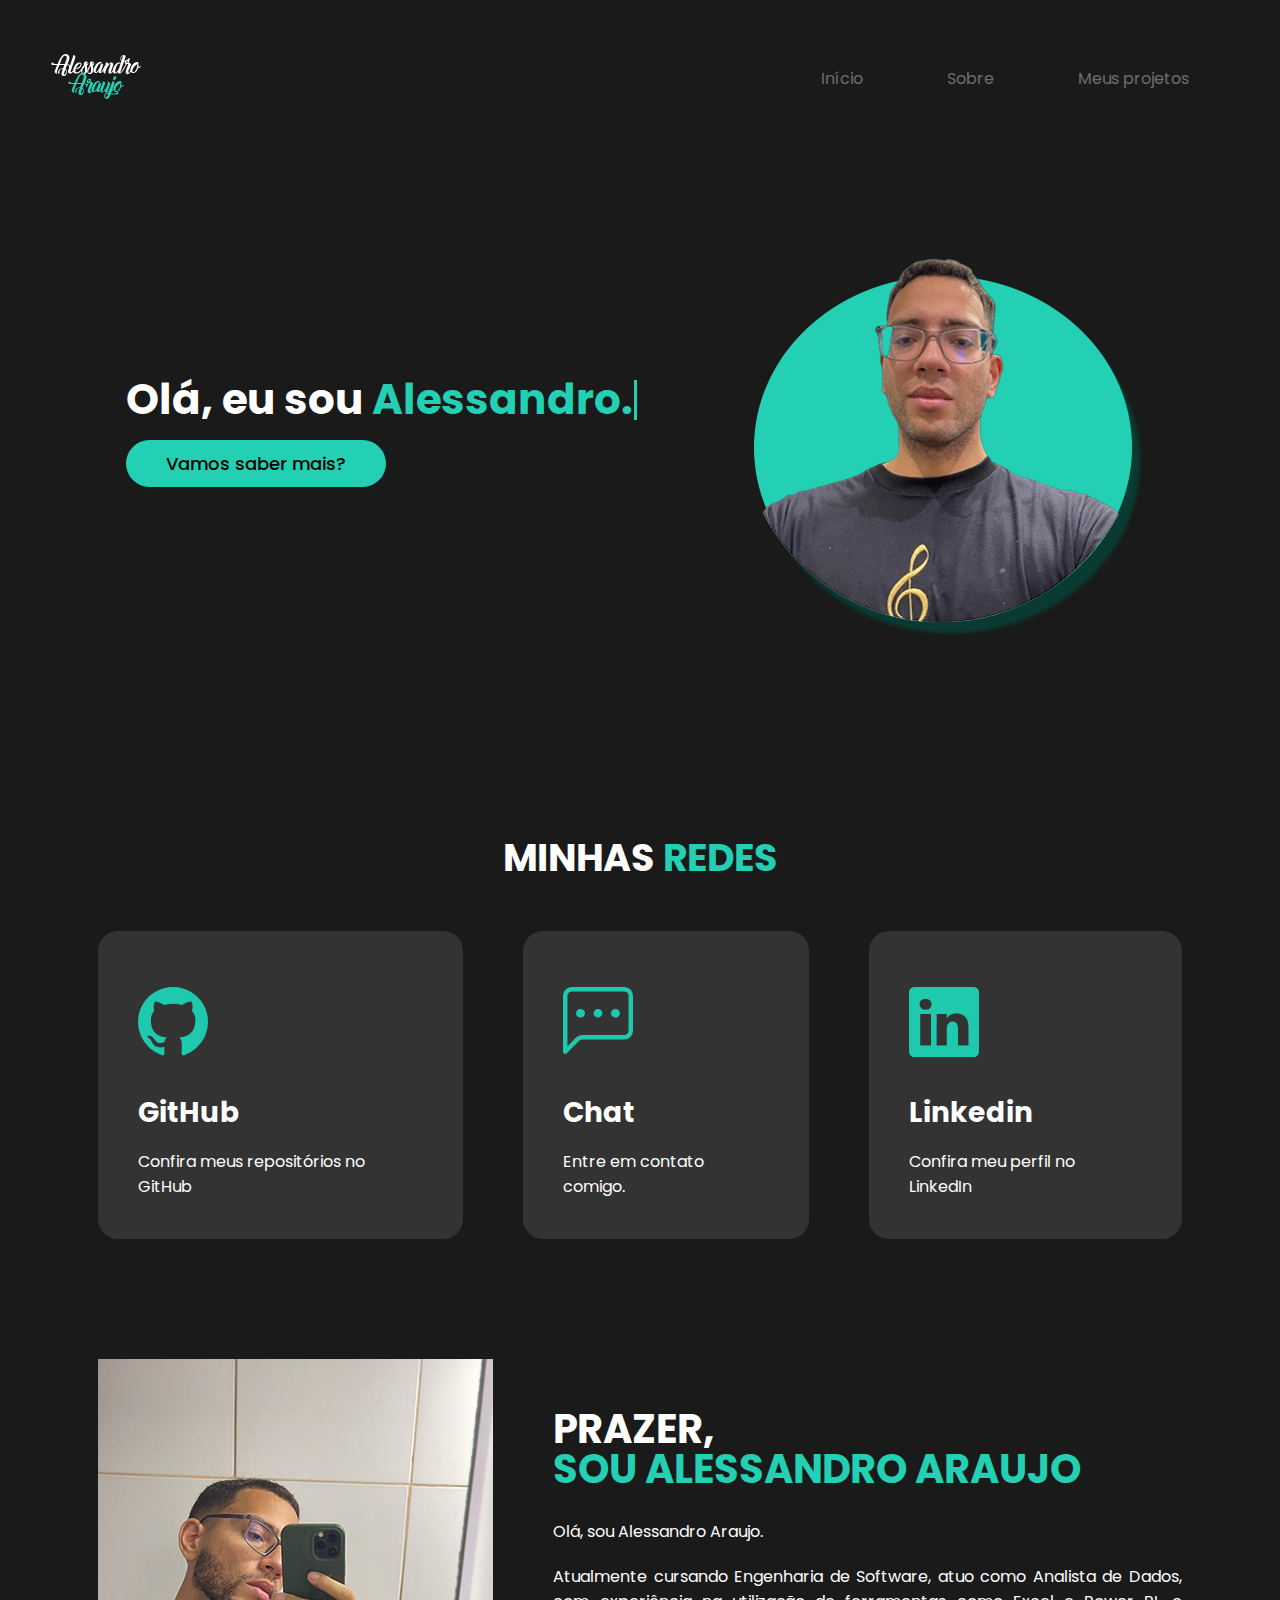
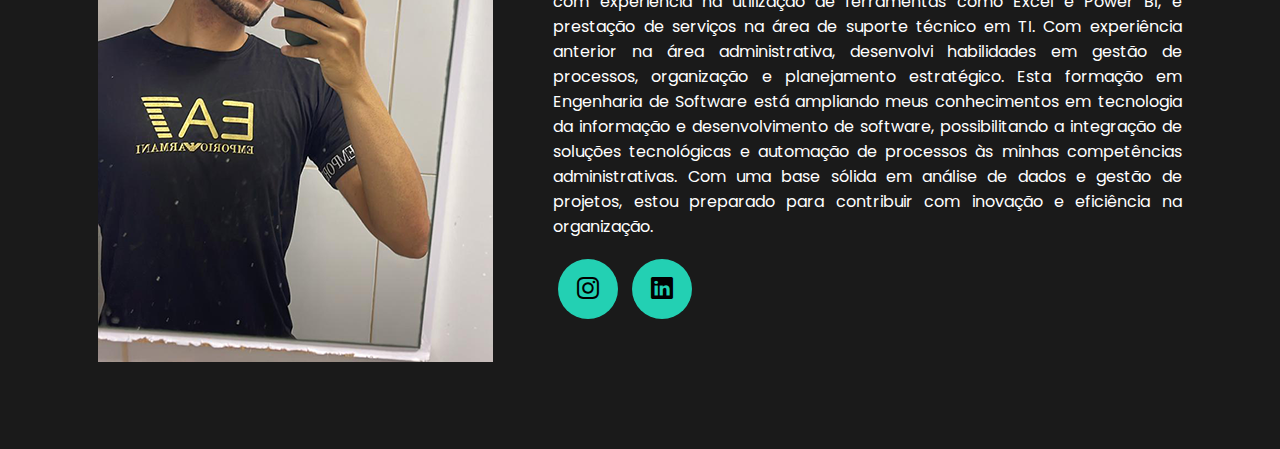
<file: index.html>
<!DOCTYPE html>
<html lang="pt-br">
<head>
    <meta charset="UTF-8">
    <meta name="viewport" content="width=device-width, initial-scale=1.0">
    <link rel="preconnect" href="https://fonts.googleapis.com">
<link rel="preconnect" href="https://fonts.gstatic.com" crossorigin>
<link href="https://fonts.googleapis.com/css2?family=Poppins:ital,wght@0,100;0,200;0,300;0,400;0,500;0,600;0,700;0,800;0,900;1,100;1,200;1,300;1,400;1,500;1,600;1,700;1,800;1,900&display=swap" rel="stylesheet">
<link rel="stylesheet" href="https://cdn.jsdelivr.net/npm/bootstrap-icons@1.11.3/font/bootstrap-icons.min.css">
<title>Alessandro Araujo - Dev</title>
<link rel="stylesheet" href="style.css">
</head>
<body>

    <header>
        <div class="interface">
<div class="logo">
<a href="#>">
    <img src="images/logo3.png" alt="Logo">
</a>
</div><!--logo-->

<nav class="menu-desktop">
    <ul>
        <li><a href="#">Início</a></li>
        <li><a href="#sobre">Sobre</a></li>
        <li><a href="projetos.html">Meus projetos</a></li> <!-- Link para a nova página -->
    </ul>
</nav>



        </div><!--interface-->
    </header>

<main>
    <section class="topo-do-site">
<div class="interface">
<div class="flex">
<div class="txt-topo-site">
<h1>Olá, eu sou <span>Alessandro.</span></h1>

<div class="Ale-contato">
    <a href="#minhas-redes">
        <button>Vamos saber mais?</button>
    </a>
</div>

    
</div><!--toposite-->

<div class="img-topo-site">
    <img src="images/Minhafotofundo.png" alt="Eu">

</div><!--topodositeimagem-->

</div><!--flex-->
</div><!--interface2-->
<section id="topodosite" class="topo-do-site">
    <!-- Conteúdo do topo do site aqui -->
</section><!--topodosite-->

<section id="minhas-redes" class="especialidades">
    <div class="interface">
        <h2 class="titulo">MINHAS <span>REDES</span></h2>
        <div class="flex">
            <div class="especialidades-box">
                <a href="https://github.com/Ale-ara" target="_blank" class="link-card"></a>
                <i class="bi bi-github"></i>
                <h3>GitHub</h3>
                <p>Confira meus repositórios no GitHub</p>
            </div><!--especialidades-box-->

            <div class="especialidades-box">
                <a href="contato.html" target="_blank" class="link-card">
                    <i class="bi bi-chat-left-dots"></i>
                    <h3>Chat</h3>
                    <p>Entre em contato comigo.</p>
                </a>
            </div><!--especialidades-box-->
            

            <div class="especialidades-box">
                <a href="https://www.linkedin.com/in/alessandro-araujo-a91318253" target="_blank" class="link-card">
                    <i class="bi bi-linkedin"></i>
                    <h3>Linkedin</h3>
                    <p>Confira meu perfil no LinkedIn</p>
                </a>
            </div><!--especialidades-box-->
            
        </div><!--flex-->
    </div><!--interface-->
</section><!--especialidades-->



<section class="sobre">
<div class="interface">
<div class="flex">
    <div class="img-sobre">
        <img src="images/foto.png" alt="">

    </div><!--img-sobre-->
    <section id="sobre" class="txt-sobre">
<h2>PRAZER, <span>SOU ALESSANDRO ARAUJO</span></h2>
<p>Olá, sou Alessandro Araujo.</p>
<p> Atualmente cursando Engenharia de Software, atuo como Analista de Dados, com experiência na utilização de ferramentas como Excel e Power BI, e prestação de serviços na área de suporte técnico em TI. Com experiência anterior na área administrativa, desenvolvi habilidades em gestão de processos, organização e planejamento estratégico. Esta formação em Engenharia de Software está ampliando meus conhecimentos em tecnologia da informação e desenvolvimento de software, possibilitando a integração de soluções tecnológicas e automação de processos às minhas competências administrativas. Com uma base sólida em análise de dados e gestão de projetos, estou preparado para contribuir com inovação e eficiência na organização.</p>
<div class="ale-social">
<a href="#"><button><i class="bi bi-instagram"></i></button></a>
<a href="#"><button><i class="bi bi-linkedin"></i></button></a>
</div><!--social-->

    </div><!--sobre-->
</div><!--flex-->

</div><!--interface-->

</section><!--sobre-->


</main>

</body>
</html>
</file>
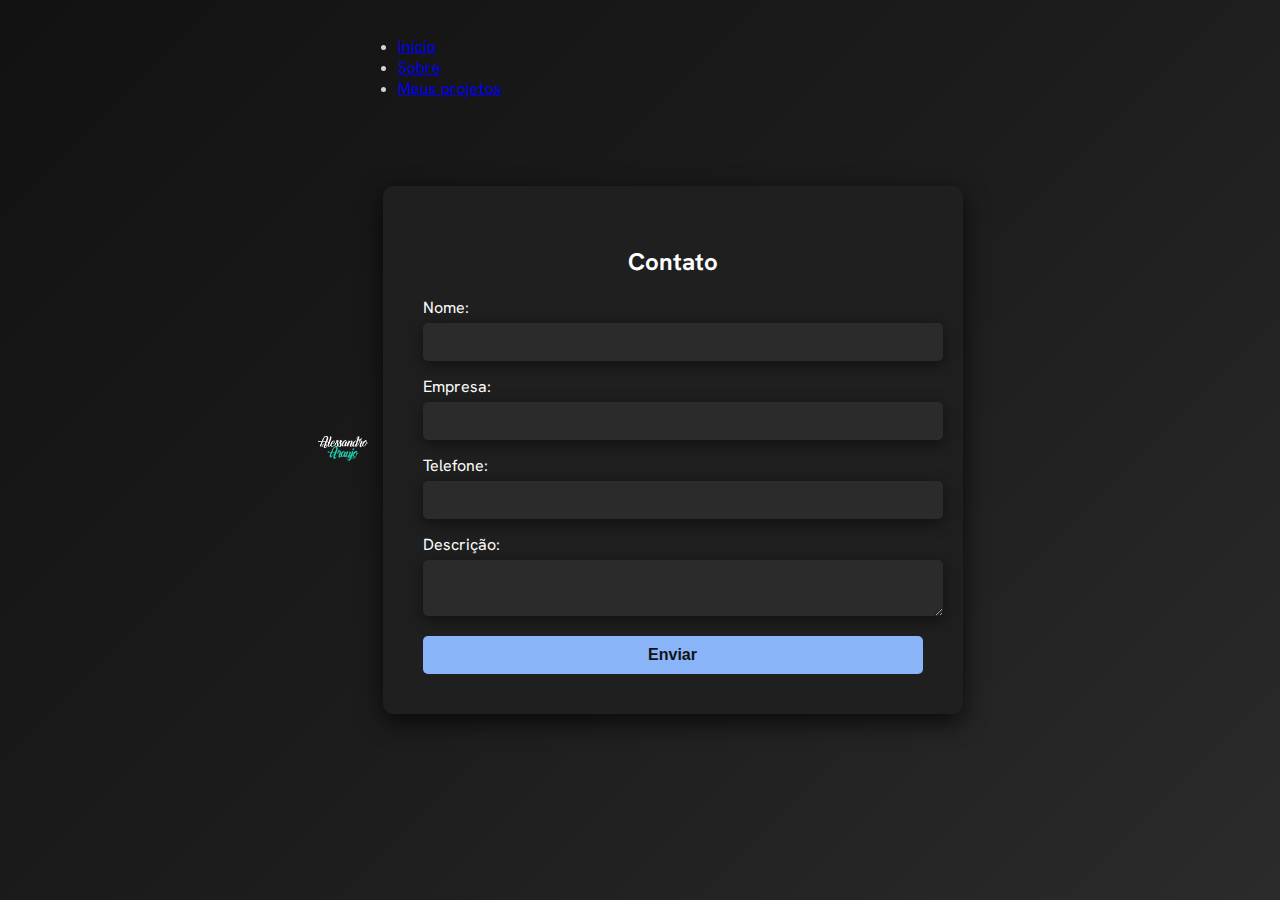
<file: contato.html>
<!DOCTYPE html>
<html lang="pt-BR">
<head>
    <meta charset="UTF-8">
    <meta name="viewport" content="width=device-width, initial-scale=1.0">
    <title>Contato</title>
    <link rel="stylesheet" href="styles3.css">
    <link rel="icon" href="https://i.imgur.com/rLu3TTg.png" type="image/png"/>
   
</head>

<body>

    <div class="interface">
        <div class="logo">
        <a href="#>">
            <img src="images/logo3.png" alt="Logo">
        </a>
        </div><!--logo-->
        
        <nav class="menu-desktop">
            <ul>
                <li><a href="index.html">Início</a></li>
                <li><a href="#sobre">Sobre</a></li>
                <li><a href="projetos.html">Meus projetos</a></li> <!-- Link para a nova página -->
            </ul>
        </nav>
    
                </div><!--interface-->
    

<div class="form-container">
    <h2>Contato</h2>
    <form id="requerimentoForm">
        <div class="form-group">
            <label for="nome">Nome:</label>
            <input type="text" id="nome" name="nome" required>
        </div>

        <div class="form-group">
            <label for="empresa">Empresa:</label>
            <input type="text" id="empresa" name="empresa" required>
        </div>

        <div class="form-group">
            <label for="telefone">Telefone:</label>
            <input type="text" id="telefone" name="telefone" required>
        </div>

        <div class="form-group">
            <label for="descricao">Descrição:</label>
            <textarea id="descricao" name="descricao" required></textarea>
        </div>

        <input type="hidden" id="numeracao" name="numeracao">
        <input type="hidden" id="dataHora" name="dataHora">

        <button type="submit" class="submit-btn">Enviar</button>
    </form>

    <div id="confirmationMessage" class="confirmation" style="display: none;">
        <p>Enviado com sucesso!</p>
        <p>Seu número de ticket é: 
            <span id="ticketNumber"></span>
            <button id="copyButton">Copiar</button>
        </p>
        <button id="okButton">OK</button>
    </div>

    <div id="loadingMessage" class="loading-message" style="display: none;">
        <p>Enviando...</p>
    </div>
</div>

<script>
    document.getElementById('requerimentoForm').addEventListener('submit', function(event) {
        event.preventDefault();

        // Exibir mensagem de carregamento
        document.getElementById('loadingMessage').style.display = 'block';

        // Gerar data e número do ticket
        const now = new Date();
        const dataHora = now.toLocaleString();
        const ticketNum = `TICKET-${now.getFullYear()}${(now.getMonth() + 1).toString().padStart(2, '0')}${now.getDate().toString().padStart(2, '0')}${now.getHours().toString().padStart(2, '0')}${now.getMinutes().toString().padStart(2, '0')}${now.getSeconds().toString().padStart(2, '0')}`;

        document.getElementById('dataHora').value = dataHora;
        document.getElementById('numeracao').value = ticketNum;

        const formData = new FormData(document.getElementById('requerimentoForm'));

        fetch('https://script.google.com/macros/s/AKfycbzGhujw-ifNsWwHiumMFcSg5IrZCKUKcq40fGYjoVkGxpjzSeyk29ZJcyrWrdwCH216Xg/exec', {
            method: 'POST',
            body: formData
        }).then(response => response.json())
          .then(data => {
            if (data.result === 'success') {
                // Esconder formulário e mensagem de carregamento
                document.getElementById('requerimentoForm').style.display = 'none';
                document.getElementById('loadingMessage').style.display = 'none';

                // Mostrar número do ticket e botões de confirmação e cópia
                document.getElementById('ticketNumber').textContent = ticketNum;
                document.getElementById('confirmationMessage').style.display = 'block';

                // Adicionar funcionalidade ao botão "Copiar"
                document.getElementById('copyButton').addEventListener('click', function() {
                    navigator.clipboard.writeText(ticketNum).then(() => {
                        alert('Ticket copiado para a área de transferência!');
                    }).catch(err => {
                        alert('Erro ao copiar: ' + err);
                    });
                });

                // Ao clicar em "OK", redirecionar para a página principal
                document.getElementById('okButton').addEventListener('click', function() {
                    window.location.href = 'index.html';
                });
            } else {
                alert('Erro ao enviar o formulário.');
            }
        }).catch(error => {
            alert('Erro de conexão: ' + error.message);
        });
    });
</script>

</body>
</html>
</file>
<file: style.css>
/*Estilo Geral */
* {
    margin: 0;
    padding: 0;
    box-sizing: border-box;
    font-family: 'Poppins', sans-serif;
}

::-webkit-scrollbar {
    width: 12px;
}

::-webkit-scrollbar-thumb {
background: #23d0b3;
border-radius: 10px;
}

::-webkit-scrollbar-thumb:hover {
background: #23d0b3;
}


body {
    background-color: #1A1A1A;
    height: 100vh;
    scrollbar-width: thin;
    scrollbar-color: #23d0b3 #032f28;
}

.interface {
    max-width: 1280px;
    margin: 0 auto;
}

.flex {
    display: flex;
}

.Ale-contato button {
    padding: 10px 40px;
    font-size: 18px;
    font-weight: 500;
    background: #23d0b3;
    border: 0;
    border-radius: 30px;
    cursor: pointer;
    transition: 2s;
    margin-top: 20px; /* ajuste o valor conforme necessário */
}


h2.titulo {
    color: #fff;
    font-size: 38px;
    text-align: center;
}

h2.titulo span {
    color: #23d0b3;
}

button:hover {
    box-shadow: 0px 0px 8px #00bb06ca;
    transform: scale(1.05);
}


/* Estilo do cabeçalho */

header {
    padding: 40px 4%;
}

header>.interface {
    display: flex;
    align-items: center;
    justify-content: space-between;
}

header a {
    color: #6e6e6e;
    text-decoration: none;
    display: inline-block;
    transition: .2s;

}

header a:hover {
    color: #fff;
    transform: scale(1.05);

}

header nav ul {
    list-style-type: none;
}

header nav ul li {
    display: inline-block;
    padding: 0 40px;
}


/* ESTILO DO TOPO DO SITE */

/* Estilos do topo do site */
section.topo-do-site {
    padding: 40px 4%;
}

section.topo-do-site .flex {
    align-items: center;
    justify-content: center;
    gap: 90px;
}

.topo-do-site h1 {
    color: #fff;
    font-size: 42px;
    line-height: 40px;
    /* Cursor piscando */
    border-right: 3px solid #23d0b3;
    animation: blink 0.6s step-end infinite alternate;
}

/* Cor do texto destacado */
.topo-do-site .txt-topo-site h1 span {
    color: #23d0b3;
}

.topo-do-site .txt-topo-site p {
    color: #fff;
    margin: 40px 0;
}

.topo-do-site .img-topo-site img {
    position: relative;
    animation: flutuar 2s ease-in-out infinite alternate;
}

/* Keyframes para o cursor piscando */
@keyframes blink {
    from, to {
        border-color: transparent;
    }
    50% {
        border-color: #23d0b3;
    }
}



@keyframes flutuar {
    0% {
        top: 0;
    }

    100% {
        top: 30px;
    }
}

/* ESTILO DAS ESPECIALIDADES */

/* Estilo para a seção "especialidades" */
section.especialidades {
    padding: 80px 4%;
}

section.especialidades .flex {
    gap: 60px;
}

/* Estilos para cada caixa de especialidades */
/* Estilos do card */
.especialidades .especialidades-box {
    color: #fff; /* Cor padrão do texto */
    padding: 40px;
    border-radius: 20px;
    margin-top: 45px;
    transition: transform 0.2s, box-shadow 0.2s;
    cursor: pointer;
    background-color: #333; /* Sugestão para fundo de contraste */
}


/* Adicione estilos para o link dentro do card */
/* Estilos para o link do card */
/* Estilos para a seção "especialidades" */
section.especialidades {
    padding: 80px 4%;
}

section.especialidades .flex {
    gap: 60px;
}

/* Estilos para cada caixa de especialidades */
.especialidades .especialidades-box {
    color: #fff; /* Cor padrão do texto */
    padding: 40px;
    border-radius: 20px;
    margin-top: 45px;
    transition: transform 0.2s, box-shadow 0.2s;
    cursor: pointer;
    background-color: #333; /* Sugestão para fundo de contraste */
    position: relative; /* Adicione isso para posicionamento correto */
}

/* Novo estilo para o conteúdo do card */
.card-content {
    display: block; /* Faz o conteúdo ocupar todo o card */
    height: 100%; /* Mantém a altura do card */
}

/* Estilos para o link do card */
.link-card {
    text-decoration: none; /* Remove o sublinhado do link */
    color: inherit; /* Herda a cor do texto do card */
    display: block; /* Faz o link ocupar todo o card */
    height: 100%; /* Garante que o link preencha todo o card */
    width: 100%; /* Garante que o link preencha todo o card */
}

/* Mudança na cor do texto ao passar o mouse sobre o link */
.link-card:hover {
    color: #1fc9ad; /* Azul ou cor desejada para o texto ao passar o mouse */
}

.especialidades .especialidades-box:hover {
    transform: scale(1.05); /* Aumenta o tamanho do card */
    box-shadow: 0 0 15px #ffffff7f; /* Sombra do card ao passar o mouse */
}

.especialidades .especialidades-box i {
    font-size: 70px; /* Tamanho do ícone */
    color: #1fc9ad; /* Cor do ícone */
}

.especialidades .especialidades-box h3 {
    font-size: 28px; /* Tamanho do título */
    margin: 15px 0; /* Margem do título */
}


/* ESTILO SOBRE */
section.sobre {
    padding: 40px 4%;
}

section.sobre .flex {
    align-items: center;
    gap: 60px;
}

.sobre .txt-sobre {
    color: #fff;
}

.sobre .txt-sobre h2 {
    font-size: 40px;
    line-height: 40px;
    margin-bottom: 30px;
}

.sobre .txt-sobre h2 span {
    color: #23d0b3;
    display: block;
}

.sobre .txt-sobre p {
    margin: 20px 0;
    text-align: justify;
}

.sobre .txt-sobre .ale-social button {
    width: 60px;
    height: 60px;
    border-radius: 50%;
    border: none;
    background-color: #23d0b3;
    font-size: 22px;
    cursor: pointer;
    margin: 0 5px;
    transition: 0.2s;
}

@media screen and (max-width: 1020px) {

    /* CLASSES GERAIS */
    .flex {
        flex-direction: column-reverse;
    }

    h2.titulo {
        font-size: 34px;
        line-height: 30px;
    }

    /* CABEÇALHO */
    .menu-desktop,
    .ale-contato {
        display: none;
    }

    /* TOPO DO SITE */

    section.topo-do-site .flex {
        gap: 40px;
    }


    section.topo-do-site {
        padding: 20px 8%;
    }

    .topo-do-site h1 {
        font-size: 30px;
        line-height: 40px;
    }

    .topo-do-site .img-topo-site img {
        width: 100%;
    }

/* Especialidades */
section.especialidades {
    padding: 40px 4%;
}

/*sobre */
section.sobre{
    padding: 80px 8%;
}

.sobre .txt-sobre h2{
    font-size: 34px;
    line-height: 35px;
    text-align: center;
}

.Ale-contato{
    text-align: center;
}


.img-sobre img{
    width: 100%;
}

}
</file>
<file: styles3.css>
@import url('https://fonts.googleapis.com/css2?family=Hanken+Grotesk:wght@400;700;900&display=swap');

body {
    margin: 0;
    padding: 0;
    background: linear-gradient(135deg, #121212, #1c1c1c, #2b2b2b); /* Gradiente em tons de preto e cinza */
    font-family: 'Hanken Grotesk', sans-serif;
    color: #d4d4d4;
    display: flex;
    justify-content: center;
    align-items: center;
    height: 100vh;
    overflow: hidden; 
    animation: fadeIn 1s forwards; 
}

@keyframes fadeIn {
    from { opacity: 0; }
    to { opacity: 1; }
}

.form-container {
    background-color: #1f1f1f;
    padding: 40px;
    border-radius: 10px;
    box-shadow: 0px 8px 25px rgba(0, 0, 0, 0.7);
    max-width: 500px;
    width: 100%;
    animation: slideIn 0.5s forwards; 
}

@keyframes slideIn {
    from { transform: translateY(-20px); opacity: 0; }
    to { transform: translateY(0); opacity: 1; }
}

.form-container h2 {
    text-align: center;
    margin-bottom: 20px;
    color: #ffffff;
}

.form-group {
    margin-bottom: 15px;
}

.form-group label {
    display: block;
    margin-bottom: 5px;
    color: #ffffff;
}

/* Estilo para os <input> e <textarea> */
.form-group input,
.form-group textarea {
    width: 100%;
    padding: 10px;
    border: none;
    border-radius: 5px;
    background-color: #2b2b2b;
    color: #ffffff;
    font-size: 14px;
    font-family: 'Hanken Grotesk', sans-serif;
    transition: background-color 0.3s, box-shadow 0.3s;
    box-shadow: 0px 4px 15px rgba(0, 0, 0, 0.5);
}

/* Estilo hover para <input> e <textarea> */
.form-group input:hover,
.form-group textarea:hover {
    background-color: #353535;
}

/* Efeito de foco para <input> e <textarea> */
.form-group input:focus,
.form-group textarea:focus {
    outline: none;
    background-color: #3d3d3d;
    box-shadow: 0px 0px 5px rgba(138, 180, 248, 0.8); /* Azul suave */
}

.submit-btn {
    background-color: #8ab4f8;
    color: #121212;
    border: none;
    border-radius: 5px;
    padding: 10px;
    width: 100%;
    font-size: 16px;
    font-weight: 700;
    cursor: pointer;
    transition: background-color 0.3s, transform 0.3s;
}

.submit-btn:hover {
    background-color: #76a3e0;
    transform: scale(1.05); 
}

.confirmation {
    display: none;
    text-align: center;
    margin-top: 20px;
}

.confirmation img {
    width: 50px;
}

.loading-message {
    display: none;
    text-align: center;
    margin-top: 20px;
    color: #ffffff;
}

nav {
    display: flex;
    justify-content: space-between;
    align-items: center;
    width: 90%;
    padding: 20px 40px;
    background-color: #12121200;
    position: absolute; 
    top: 0;
}

.logo {
    display: flex;
    align-items: center;
}

.logo img {
    width: 50px; 
    margin-right: 15px; 
    transition: filter 0.3s ease;
}

.logo img:hover {
    filter: grayscale(100%);
}

.logo span {
    color: #ffffff; 
    font-size: 24px;
}

.menu {
    display: flex;
    gap: 20px;
    background-color: #2b2b2b;
    padding: 10px 20px;
    border-radius: 10px;
    box-shadow: 0px 4px 15px rgba(0, 0, 0, 0.5);
}

.menu a {
    color: #d4d4d4;
    text-decoration: none;
    font-size: 16px;
    font-weight: 400;
}

.menu a:hover {
    color: #8ab4f8;
}

#copyButton {
    background-color: #8ab4f8;
    color: #121212;
    border: none;
    border-radius: 5px;
    padding: 5px 10px;
    font-size: 14px;
    font-weight: 700;
    cursor: pointer;
    transition: background-color 0.3s, transform 0.3s;
    margin-left: 10px; /* Espaço entre o número do ticket e o botão */
}

#copyButton:hover {
    background-color: #76a3e0;
    transform: scale(1.05);
}

#okButton {
    background-color: #8ab4f8; /* Cor de fundo */
    color: #121212; /* Cor do texto */
    border: none; /* Remove borda padrão */
    border-radius: 5px; /* Cantos arredondados */
    padding: 10px 20px; /* Espaço interno */
    font-size: 16px; /* Tamanho da fonte */
    font-weight: 700; /* Peso da fonte */
    cursor: pointer; /* Cursor de mão ao passar sobre o botão */
    transition: background-color 0.3s, transform 0.3s; /* Transição suave para as mudanças de cor e escala */
    margin-top: 10px; /* Margem superior para espaçamento */
}

#okButton:hover {
    background-color: #76a3e0; /* Cor de fundo ao passar o mouse */
    transform: scale(1.05); /* Leve aumento de tamanho */
}

#okButton:focus {
    outline: none; /* Remove contorno padrão */
    box-shadow: 0 0 0 2px #8ab4f8; /* Adiciona um destaque ao foco */
}

header {
    padding: 40px 4%;
    background-color: #1A1A1A; /* Cor de fundo do cabeçalho */
}

header > .interface {
    display: flex;
    align-items: center;
    justify-content: space-between;
}

header a {
    color: #6e6e6e;
    text-decoration: none;
    display: inline-block;
    transition: .2s;
}

header a:hover {
    color: #fff;
    transform: scale(1.05);
}

header nav ul {
    list-style-type: none;
}

header nav ul li {
    display: inline-block;
    padding: 0 40px;
}
</file>
